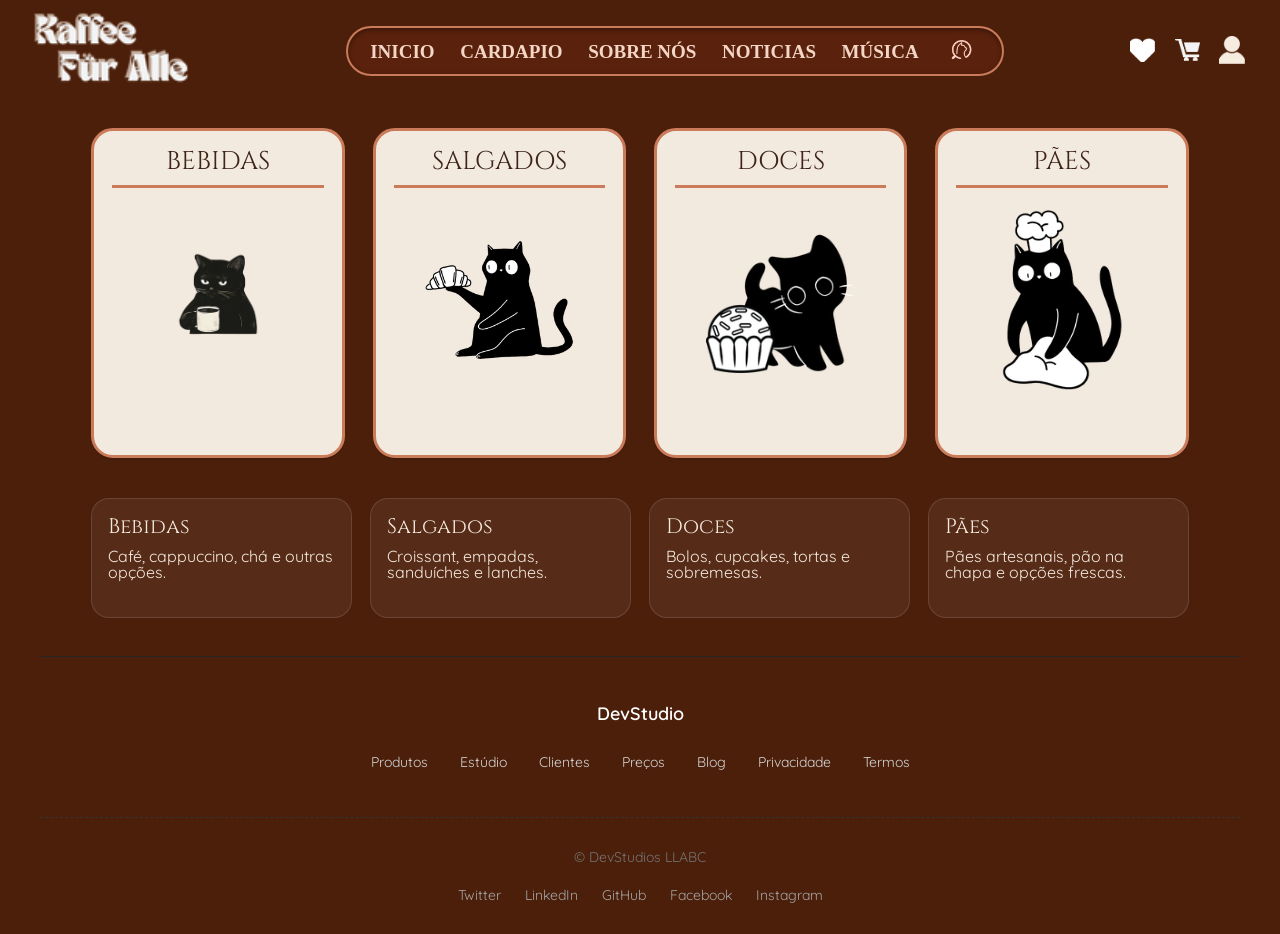
<file: cardapio.html>
<!DOCTYPE html>
<html lang="pt-BR">
<head>
  <meta charset="UTF-8" />
  <meta name="viewport" content="width=device-width, initial-scale=1.0" />
  <title>Kaffee Für Alle</title>
  
  <link rel="preconnect" href="https://fonts.googleapis.com">
  <link rel="preconnect" href="https://fonts.gstatic.com" crossorigin>
  <link href="https://fonts.googleapis.com/css2?family=Cinzel:wght@600;700;800&family=Quicksand:wght@400;500;700&display=swap" rel="stylesheet">
  <link rel="stylesheet" href="css/reset.css">
  <link rel="stylesheet" href="css/main.css" />
</head>
<body>
  <header class="cabecalho">
      <!-- Logo -->
      <div class="logo">
          <img src="logs/Kaffee Für Alle hb.png" alt="Kaffee Für Alle Logo">
      </div>

      <!-- Menu de Navegação em Pílula -->
      <nav class="menu">
          <a href="index.html">INICIO</a>
          <a href="cardapio.html">CARDAPIO</a>
          <a href="#">SOBRE NÓS</a>
          <a href="noticias.html">NOTICIAS</a>
          <a href="musica.html">MÚSICA</a>

          <!-- Barra de Pesquisa -->
          <div class="BarraPesquisa">
              <input type="text" class="texto" placeholder="pesquisa">
              <button class="botao">
                  <img class="abrir" src="logs/icone de pesquisa.png" alt="Pesquisar">
              </button>
          </div>
      </nav>

      <!-- Ícones do Lado Direito -->
      <div class="icones">
          <a href="#"><img src="logs/cora.png" alt="Favoritos"></a>
          <a href="#"><img src="logs/carrinho.png" alt="Carrinho"></a>
          <a href="cadastro/cadastro.php"><img src="logs/perfil.png" alt="Perfil"></a>
      </div>
  </header>


  <!-- CONTEÚDO PRINCIPAL -->
  <main class="conteudo">
    <a class="card" href="produtoCardapio/bebidas.html">
      <h2>BEBIDAS</h2>
      <div class="ilustra ilustra-bebidas"></div>
    </a>

    <a class="card" href="produtoCardapio/salgados.html">
      <h2>SALGADOS</h2>
      <div class="ilustra ilustra-salgados"></div>
    </a>

    <a class="card" href="produtoCardapio/doces.html">
      <h2>DOCES</h2>
      <div class="ilustra ilustra-doces"></div>
    </a>

    <a class="card" href="produtoCardapio/paes.html">
      <h2>PÃES</h2>
      <div class="ilustra ilustra-paes"></div>
    </a>
  </main>

  <!-- CATEGORIAS -->
  <section class="categorias">
    <a href="produtoCardapio/refrigerantes.html">
      <article>
        <h3>Bebidas</h3>
        <p>Café, cappuccino, chá e outras opções.</p>
      </article>
    </a>

    <a href="produtoCardapio/salgados.html">
      <article>
        <h3>Salgados</h3>
        <p>Croissant, empadas, sanduíches e lanches.</p>
      </article>
    </a>

    <a href="produtoCardapio/doces.html">
      <article>
        <h3>Doces</h3>
        <p>Bolos, cupcakes, tortas e sobremesas.</p>
      </article>
    </a>

    <a href="produtoCardapio/paes.html">
      <article>
        <h3>Pães</h3>
        <p>Pães artesanais, pão na chapa e opções frescas.</p>
      </article>
    </a>
  </section>

  <!-- FOOTER -->
  <footer class="footer">
    <div class="footer-inner">
      <div class="divider"></div>

      <div class="brand-block">
        <span class="brand-name">DevStudio</span>
        <nav class="nav" id="footer-nav"></nav>
      </div>

      <div class="divider-dashed"></div>

      <div class="bottom">
        <p class="copyright">© DevStudios LLABC</p>
        <div class="socials" id="footer-socials"></div>
      </div>
    </div>
  </footer>

  <script src="js/cardapio.js"></script>
</body>
</html>
</file>
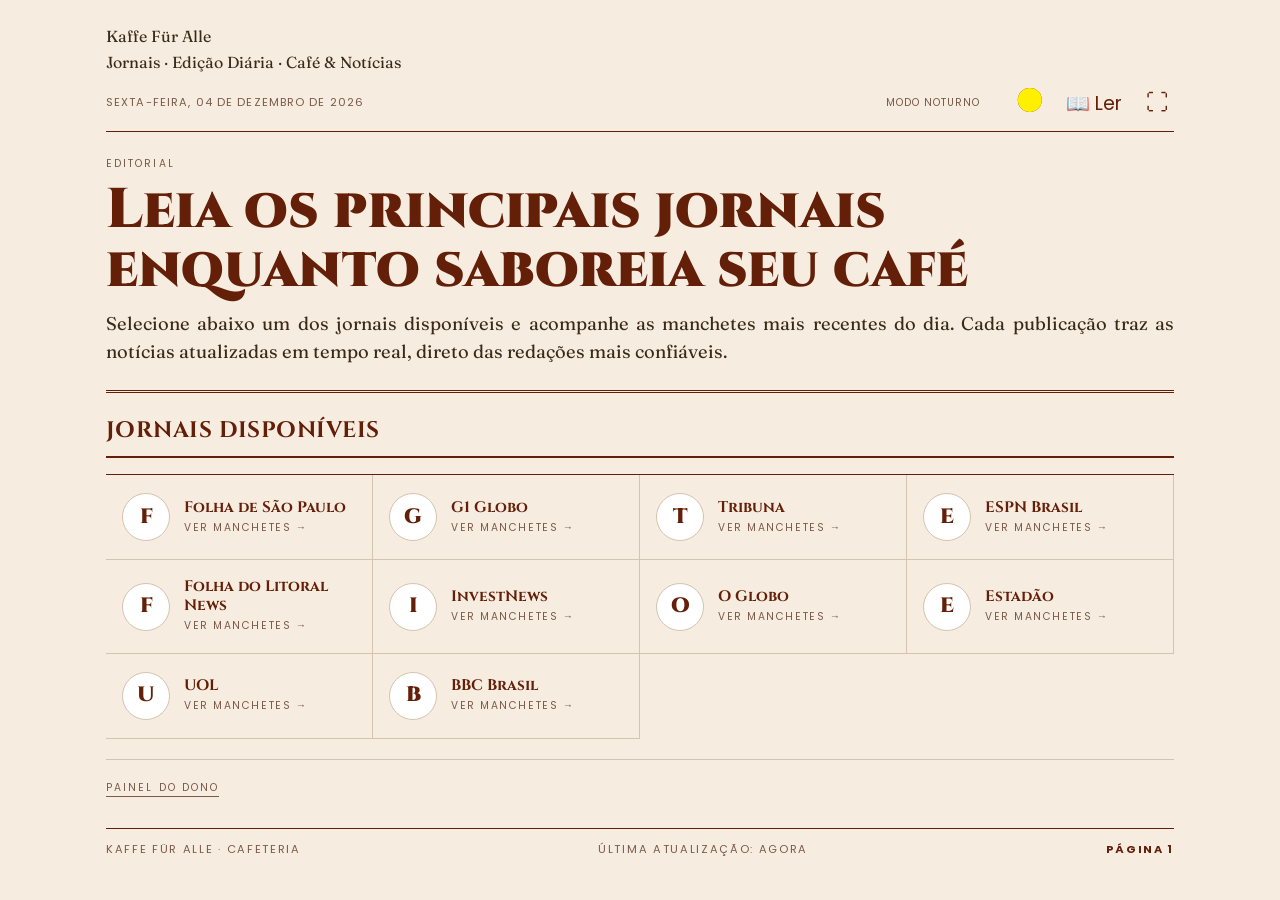
<file: noticias.html>
<!DOCTYPE html>
<!--
  ============================================================
  KAFFE FÜR ALLE — Leitor de Jornais
  Versão completa com:
    - Modo claro/escuro (switch)
    - Modo leitura (persistente)
    - Tela cheia nativa (fullscreen)
    - Busca com autocomplete
    - Text-to-Speech
    - Painel administrativo
    - Comentários didáticos em todas as linhas
  ============================================================
-->
<html lang="pt-BR">
<head>
  <!-- Metadados básicos da página -->
  <meta charset="UTF-8" />                    <!-- Define codificação UTF-8 para caracteres especiais -->
  <meta name="viewport" content="width=device-width, initial-scale=1" /> <!-- Responsividade em dispositivos móveis -->
  <title>Kaffe Für Alle — Jornais</title>    <!-- Título que aparece na aba do navegador -->

  <!-- Importação de fontes do Google: Cinzel (títulos), Fraunces (texto), Poppins (metadados) -->
  <link href="https://fonts.googleapis.com/css2?family=Cinzel:wght@400;700;900&family=Fraunces:wght@400;700;900&family=Poppins:wght@400;500;700&display=swap" rel="stylesheet" />

  <!-- Início do CSS (estilos) -->
  <style>
    /* ============================================================
       CSS — TEMA CAFETERIA com suporte para modo noturno e leitura
       As cores principais são #631f08 (marrom) e #f7ece0 (bege)
       ============================================================ */

    /* Definição da fonte 'TAM NINBUS' (fallback local) - usada nos títulos principais */
    @font-face {
      font-family: 'TAM NINBUS';             /* Nome da fonte que usaremos no CSS */
      src: local('TAM NINBUS'), local('TAMNINBUS'), url('[data-uri]') format('woff2');
      /* Se o arquivo não estiver disponível, usa uma fonte local ou um dummy (fallback) */
      font-weight: 700;                      /* Peso da fonte (negrito) */
    }

    /* Variáveis CSS (custom properties) para o tema claro */
    :root {
      --papel:    #f7ece0;   /* Cor de fundo principal (bege claro) */
      --papel2:   #ede0d0;   /* Bege um pouco mais escuro (para hover, bordas) */
      --tinta:    #631f08;   /* Cor principal de destaque (marrom café) */
      --tinta2:   #3a2a1a;   /* Cor do texto principal (marrom suave) */
      --tinta3:   #7a5a4a;   /* Cor para metadados e textos secundários (marrom claro) */
      --linha:    #631f08;   /* Cor das linhas de separação (bordas) */
      --caixa:    #d4c4b0;   /* Cor para placeholders e elementos neutros */
      --fundo-btn: #631f08;  /* Cor de fundo dos botões principais */
      --texto-btn: #f7ece0;  /* Cor do texto dos botões */
      --sombra:   rgba(99, 31, 8, 0.2); /* Sombra com transparência marrom */
    }

    /* Tema noturno (escuro) - sobrescreve as variáveis quando o body tem a classe 'modo-noturno' */
    body.modo-noturno {
      --papel:    #1a0e08;   /* Fundo escuro (quase preto) */
      --papel2:   #2a1a12;   /* Fundo um pouco mais claro para contrastar */
      --tinta:    #f7ece0;   /* Destaques em bege (inverte) */
      --tinta2:   #e8dccc;   /* Texto principal claro */
      --tinta3:   #b09888;   /* Metadados em tom mais suave */
      --linha:    #f7ece0;   /* Linhas em bege */
      --caixa:    #3a2a1a;   /* Elementos neutros escuros */
      --fundo-btn: #f7ece0;  /* Fundo dos botões claro */
      --texto-btn: #631f08;  /* Texto dos botões escuro (marrom) */
      --sombra:   rgba(247, 236, 224, 0.2); /* Sombra clara */
    }

    /* Reset básico: remove margens e paddings padrão, define box-sizing como border-box */
    * { margin: 0; padding: 0; box-sizing: border-box; }

    /* Estilos do corpo da página */
    body {
      background: var(--papel);               /* Fundo definido pela variável (claro ou escuro) */
      color: var(--tinta2);                  /* Cor do texto principal */
      font-family: 'Fraunces', Georgia, serif; /* Fonte serifada para corpo de texto (estilo jornal) */
      line-height: 1.6;                      /* Espaçamento entre linhas para melhor leitura */
      transition: background 0.3s, color 0.3s; /* Transição suave ao mudar de tema */
    }

    /* Links herdam a cor do texto e não têm sublinhado */
    a { color: inherit; text-decoration: none; }
    /* Imagens ocupam 100% da largura do container, sem distorção */
    img { max-width: 100%; display: block; }

    /* Container principal que centraliza o conteúdo com largura máxima de 1100px */
    .container { max-width: 1100px; margin: 0 auto; padding: 24px 16px; }

    /* ===== MODO LEITURA ===== */
    /* Quando o body tem a classe 'modo-leitura', escondemos elementos que não são o conteúdo principal */
    body.modo-leitura .masthead,          /* Cabeçalho principal */
    body.modo-leitura .barra-info,        /* Barra com data e botões */
    body.modo-leitura .rodape,            /* Rodapé */
    body.modo-leitura .link-admin,        /* Link para o painel */
    body.modo-leitura .secao > h2,        /* Títulos das seções (ex: "Mais Manchetes") */
    body.modo-leitura .filtro-busca,      /* Campo de busca */
    body.modo-leitura .controls,          /* Controles de áudio */
    body.modo-leitura .btn,               /* Botões em geral */
    body.modo-leitura .back-btn,          /* Botão voltar */
    body.modo-leitura .voltar,            /* Link voltar */
    body.modo-leitura .like-row,          /* Linha de curtir */
    body.modo-leitura .tts-controls {     /* Controles de texto-para-fala */
      display: none !important;           /* Força a ocultação com !important para garantir */
    }

    /* No modo leitura, a manchete principal e a lista de notícias ficam centralizadas e com largura confortável */
    body.modo-leitura .lead,
    body.modo-leitura .secao {
      max-width: 700px;                  /* Largura máxima para leitura confortável */
      margin: 0 auto;                   /* Centraliza horizontalmente */
      border: none;                     /* Remove bordas extras */
      padding: 20px 0;
    }
    /* As colunas viram uma única coluna (sem quebra em múltiplas colunas) */
    body.modo-leitura .colunas {
      column-count: 1;                  /* Apenas uma coluna */
      column-rule: none;                /* Remove a linha separadora entre colunas */
    }
    /* Estilos para aumentar o tamanho da fonte e melhorar a legibilidade */
    body.modo-leitura .materia {
      border-bottom: 1px solid var(--caixa);
      padding-bottom: 20px;
      margin-bottom: 20px;
    }
    body.modo-leitura .lead h1 {
      font-size: 2.8rem;               /* Título maior */
    }
    body.modo-leitura .lead .resumo {
      font-size: 1.3rem;
    }
    body.modo-leitura .materia h3 {
      font-size: 1.6rem;
    }
    body.modo-leitura .materia p {
      font-size: 1.15rem;
    }

    /* ============================================================
       BARRA DE INFO (com switch noturno + botões modo leitura e fullscreen)
       ============================================================ */
    .barra-info {
      display: flex;                     /* Usa flexbox para alinhar itens */
      justify-content: space-between;    /* Espaço entre os lados esquerdo e direito */
      align-items: center;              /* Centraliza verticalmente */
      flex-wrap: wrap;                 /* Permite quebra de linha em telas pequenas */
      gap: 8px;                        /* Espaçamento entre os itens */
      font-family: 'Poppins', sans-serif; /* Fonte sem serifa para essa área */
      font-size: 0.7rem;
      text-transform: uppercase;        /* Tudo em maiúsculas */
      letter-spacing: 0.1em;           /* Espaçamento entre letras */
      color: var(--tinta3);             /* Cor definida pelas variáveis */
      padding: 8px 0;
      border-bottom: 1px solid var(--linha); /* Linha separadora */
    }

    /* Wrapper para o switch (modo noturno) e seu rótulo */
    .switch-wrapper {
      display: flex;
      align-items: center;
      gap: 8px;
    }
    /* Rótulo "Modo noturno" */
    .switch-label {
      font-family: 'Poppins', sans-serif;
      font-size: 0.65rem;
      letter-spacing: 0.1em;
      color: var(--tinta3);
    }
    /* Switch estilizado (Uiverse) */
    .switch {
      font-size: 17px;                 /* Tamanho base do switch */
      position: relative;              /* Para posicionar o slider interno */
      display: inline-block;
      width: 3.5em;                   /* Largura total do switch */
      height: 2em;                    /* Altura total */
    }
    /* Esconde o checkbox nativo */
    .switch input {
      opacity: 0;
      width: 0;
      height: 0;
    }
    /* O slider (parte que desliza) */
    .slider-toggle {
      --background: #631f08;           /* Cor de fundo do slider no modo claro */
      position: absolute;
      cursor: pointer;
      top: 0;
      left: 0;
      right: 0;
      bottom: 0;
      background-color: var(--background);
      transition: .5s;                 /* Transição suave */
      border-radius: 30px;             /* Bordas arredondadas */
    }
    /* O círculo interno (que parece uma lua/sol) */
    .slider-toggle:before {
      position: absolute;
      content: "";
      height: 1.4em;
      width: 1.4em;
      border-radius: 50%;              /* Forma circular */
      left: 10%;                      /* Posiciona à esquerda */
      bottom: 15%;
      box-shadow: inset 8px -4px 0px 0px #fff000; /* Simula um sol (amarelo) */
      background: var(--background);   /* Mesma cor do fundo */
      transition: .5s;                 /* Transição suave */
    }
    /* Quando o checkbox está marcado (modo noturno ativado) */
    input:checked + .slider-toggle {
      background-color: #f7ece0;       /* Fundo do slider fica bege */
    }
    /* O círculo se move para a direita e muda a sombra para simular uma lua */
    input:checked + .slider-toggle:before {
      transform: translateX(100%);     /* Move para o lado direito */
      box-shadow: inset 15px -4px 0px 15px #fff000; /* Sombra que parece lua cheia */
    }
    /* No modo noturno, as cores do switch se invertem para combinar com o tema */
    body.modo-noturno .slider-toggle {
      --background: #f7ece0;           /* Fundo claro no modo noturno */
    }
    body.modo-noturno input:checked + .slider-toggle {
      background-color: #631f08;       /* Fundo escuro quando ativado no modo noturno */
    }

    /* Container para os botões de ação (switch + modo leitura + fullscreen) */
    .acoes {
      display: flex;
      align-items: center;
      gap: 12px;
    }

    /* Botões com ícones (modo leitura, fullscreen) */
    .btn-icone {
      background: transparent;
      border: none;
      font-size: 1.2rem;
      cursor: pointer;
      color: var(--tinta);
      padding: 4px 6px;
      border-radius: 0;
      transition: 0.2s;
      font-family: 'Poppins', sans-serif;
    }
    .btn-icone:hover {
      background: var(--tinta);        /* Fundo escuro ao passar o mouse */
      color: var(--papel);             /* Texto claro */
    }

    /* Botão específico para fullscreen (ícone maior) */
    .btn-fullscreen {
      font-size: 1.4rem;
      background: transparent;
      border: none;
      cursor: pointer;
      color: var(--tinta);
      padding: 4px 6px;
      transition: 0.2s;
    }
    .btn-fullscreen:hover {
      background: var(--tinta);
      color: var(--papel);
    }

    /* ============================================================
       GRID DE COLUNAS (para as matérias)
       ============================================================ */
    .colunas {
      column-count: 3;                  /* Três colunas (estilo jornal) */
      column-gap: 28px;                /* Espaço entre colunas */
      column-rule: 1px solid var(--caixa); /* Linha separadora entre colunas */
    }
    .colunas-2 {
      column-count: 2;                  /* Duas colunas (usado em algumas situações) */
      column-gap: 28px;
      column-rule: 1px solid var(--caixa);
    }
    /* Em telas menores que 768px, as colunas viram uma única coluna */
    @media (max-width: 768px) {
      .colunas, .colunas-2 {
        column-count: 1;
      }
    }

    /* Cada seção (bloco de conteúdo) */
    .secao {
      padding: 20px 0;
      border-bottom: 1px solid var(--caixa);
    }
    .secao:last-child {
      border-bottom: none;              /* Última seção não tem borda inferior */
    }
    /* Título da seção (estilo jornal) */
    .secao h2 {
      font-family: 'Cinzel', serif;
      font-size: 1.4rem;
      font-weight: 700;
      text-transform: uppercase;
      letter-spacing: 0.02em;
      color: var(--tinta);
      margin-bottom: 16px;
      padding-bottom: 8px;
      border-bottom: 2px solid var(--tinta);
    }

    /* Manchete principal (lead) */
    .lead {
      padding: 24px 0;
      border-bottom: 3px double var(--linha); /* Linha dupla para destaque */
    }
    .lead .categoria {
      font-family: 'Poppins', sans-serif;
      font-size: 0.65rem;
      letter-spacing: 0.2em;
      text-transform: uppercase;
      color: var(--tinta3);
      margin-bottom: 8px;
    }
    .lead h1 {
      font-family: 'TAM NINBUS', 'Cinzel', 'Playfair Display', serif;
      font-size: clamp(2rem, 5vw, 3.5rem); /* Tamanho responsivo */
      font-weight: 900;
      line-height: 1.05;
      color: var(--tinta);
      margin-bottom: 12px;
    }
    .lead .resumo {
      font-family: 'Fraunces', serif;
      font-size: 1.15rem;
      line-height: 1.5;
      color: var(--tinta2);
      text-align: justify;              /* Texto justificado */
    }

    /* Matéria (cada notícia na lista) */
    .materia {
      break-inside: avoid;              /* Evita que a matéria seja quebrada entre colunas */
      margin-bottom: 20px;
      padding-bottom: 16px;
      border-bottom: 1px solid var(--caixa);
    }
    .materia:last-child {
      border-bottom: none;
    }
    .materia h3 {
      font-family: 'Cinzel', serif;
      font-size: 1.25rem;
      font-weight: 700;
      line-height: 1.2;
      color: var(--tinta);
      margin-bottom: 8px;
    }
    .materia p {
      font-family: 'Fraunces', serif;
      font-size: 0.95rem;
      line-height: 1.6;
      color: var(--tinta2);
      text-align: justify;
    }
    .materia .meta {
      font-family: 'Poppins', sans-serif;
      font-size: 0.65rem;
      letter-spacing: 0.15em;
      text-transform: uppercase;
      color: var(--tinta3);
      margin-top: 8px;
    }
    /* Link que envolve a matéria (para abrir a notícia original) */
    .materia-link {
      display: block;
      transition: background 0.15s;
      padding: 4px 0;
    }
    .materia-link:hover {
      background: var(--papel2);         /* Fundo mais escuro ao passar o mouse */
    }

    /* ============================================================
       CARDS DE JORNAIS (lista na página inicial)
       ============================================================ */
    .grid-jornais {
      display: grid;
      grid-template-columns: repeat(auto-fill, minmax(220px, 1fr)); /* Grid responsivo */
      gap: 0;
      border-top: 1px solid var(--linha);
    }
    .card-jornal {
      display: flex;
      align-items: center;
      gap: 14px;
      padding: 18px 16px;
      border-bottom: 1px solid var(--caixa);
      border-right: 1px solid var(--caixa);
      cursor: pointer;
      transition: background 0.15s, transform 0.1s, box-shadow 0.1s;
      background: var(--papel);
    }
    .card-jornal:hover {
      background: var(--papel2);
    }
    /* Efeito de clique (active) - dá um feedback visual */
    .card-jornal:active {
      transform: scale(0.97);            /* Reduz ligeiramente o tamanho */
      background: var(--caixa);
      box-shadow: inset 0 0 0 2px var(--tinta);
    }
    /* Logo do jornal (círculo) */
    .card-jornal .logo {
      width: 48px; height: 48px;
      border-radius: 50%;
      background: #fff;
      border: 1px solid var(--caixa);
      overflow: hidden;
      display: grid;
      place-items: center;
      flex: 0 0 auto;
      font-family: 'Cinzel', serif;
      font-weight: 900;
      font-size: 1.3rem;
      color: var(--tinta);
    }
    .card-jornal .logo img {
      width: 100%; height: 100%; object-fit: cover;
    }
    .card-jornal .nome {
      font-family: 'Cinzel', serif;
      font-weight: 700;
      font-size: 0.95rem;
      color: var(--tinta);
      line-height: 1.2;
    }
    .card-jornal .cta {
      font-family: 'Poppins', sans-serif;
      font-size: 0.65rem;
      letter-spacing: 0.15em;
      text-transform: uppercase;
      color: var(--tinta3);
      margin-top: 3px;
    }

    /* Botão voltar (estilo link) */
    .voltar {
      display: inline-flex;
      align-items: center;
      gap: 6px;
      font-family: 'Poppins', sans-serif;
      font-size: 0.7rem;
      text-transform: uppercase;
      letter-spacing: 0.15em;
      color: var(--tinta3);
      padding: 12px 0;
      cursor: pointer;
      background: transparent;
      border: none;
    }
    .voltar:hover { color: var(--tinta); }

    /* Esqueletos (skeleton) para carregamento */
    .skeleton {
      height: 60px;
      margin-bottom: 16px;
      background: var(--caixa);
      animation: pulse 1.5s infinite ease-in-out;
    }
    @keyframes pulse {
      0%, 100% { opacity: 0.6; }
      50%      { opacity: 1; }
    }

    /* Aviso (ex: erro ou mensagem informativa) */
    .aviso {
      background: var(--papel2);
      border-left: 3px solid var(--tinta);
      padding: 14px 16px;
      font-family: 'Fraunces', serif;
      font-style: italic;
      color: var(--tinta2);
      margin: 16px 0;
    }

    /* Rodapé */
    .rodape {
      border-top: 1px solid var(--linha);
      margin-top: 30px;
      padding: 12px 0;
      display: flex;
      justify-content: space-between;
      align-items: center;
      flex-wrap: wrap;
      gap: 8px;
      font-family: 'Poppins', sans-serif;
      font-size: 0.7rem;
      text-transform: uppercase;
      letter-spacing: 0.15em;
      color: var(--tinta3);
    }
    .rodape .pagina { font-weight: 700; color: var(--tinta); }
    .rodape .atualizacao { font-weight: 400; color: var(--tinta3); }

    /* Link para o painel administrativo */
    .link-admin {
      display: inline-block;
      margin-top: 20px;
      font-family: 'Poppins', sans-serif;
      font-size: 0.65rem;
      letter-spacing: 0.2em;
      text-transform: uppercase;
      color: var(--tinta3);
      border-bottom: 1px solid var(--tinta3);
      cursor: pointer;
    }
    .link-admin:hover { color: var(--tinta); border-color: var(--tinta); }

    /* ============================================================
       PAINEL ADMIN (gerenciar jornais)
       ============================================================ */
    .painel-titulo {
      font-family: 'TAM NINBUS', 'Cinzel', serif;
      font-size: 2rem;
      font-weight: 900;
      text-transform: uppercase;
      color: var(--tinta);
      margin-bottom: 4px;
    }
    .painel-topo {
      display: flex;
      justify-content: space-between;
      align-items: center;
      flex-wrap: wrap;
      gap: 10px;
      padding-bottom: 12px;
      border-bottom: 3px double var(--linha);
    }
    /* Formulário do admin */
    form.admin-form { display: grid; gap: 14px; margin-top: 20px; }
    label {
      display: block;
      font-family: 'Poppins', sans-serif;
      font-size: 0.65rem;
      text-transform: uppercase;
      letter-spacing: 0.15em;
      color: var(--tinta3);
      margin-bottom: 6px;
    }
    input, textarea {
      width: 100%;
      padding: 10px 12px;
      background: #fff;
      color: var(--tinta2);
      border: 1px solid var(--caixa);
      border-radius: 0;
      font-family: 'Fraunces', serif;
      font-size: 0.95rem;
      outline: none;
      transition: border 0.2s;
    }
    input:focus { border-color: var(--tinta); }
    .linha-form { display: grid; gap: 14px; }
    @media (min-width: 640px) { .linha-form.duas { grid-template-columns: 1fr 1fr; } }

    /* Botão padrão */
    .btn {
      display: inline-flex;
      align-items: center;
      gap: 8px;
      padding: 10px 20px;
      border: 1px solid var(--tinta);
      background: transparent;
      color: var(--tinta);
      font-family: 'Poppins', sans-serif;
      font-size: 0.7rem;
      text-transform: uppercase;
      letter-spacing: 0.15em;
      cursor: pointer;
      border-radius: 0;
      transition: all 0.15s;
    }
    .btn:hover { background: var(--tinta); color: var(--papel); }
    .btn.solid { background: var(--tinta); color: var(--papel); border-color: var(--tinta); }
    .btn.solid:hover { background: transparent; color: var(--tinta); }

    /* Lista de jornais no admin */
    .lista-admin { display: grid; gap: 0; margin-top: 20px; border-top: 1px solid var(--linha); }
    .item-admin {
      display: flex;
      align-items: center;
      gap: 14px;
      padding: 16px;
      border-bottom: 1px solid var(--caixa);
    }
    .item-admin .logo-mini {
      width: 44px; height: 44px;
      border-radius: 50%;
      background: #fff;
      border: 1px solid var(--caixa);
      display: grid;
      place-items: center;
      overflow: hidden;
      flex: 0 0 auto;
      font-family: 'Cinzel', serif;
      font-weight: 900;
      color: var(--tinta);
    }
    .item-admin .logo-mini img { width: 100%; height: 100%; object-fit: cover; }
    .item-admin .info { flex: 1; min-width: 0; }
    .item-admin .info .n { font-family: 'Cinzel', serif; font-weight: 700; color: var(--tinta); }
    .item-admin .info .s { font-family: 'Fraunces', serif; font-size: 0.8rem; color: var(--tinta3); word-break: break-all; }
    .item-admin .info .l { font-family: 'Poppins', sans-serif; font-size: 0.65rem; color: var(--tinta3); margin-top: 2px; word-break: break-all; }
    /* Botão remover (X) */
    .btn-remover {
      background: transparent;
      border: 1px solid var(--caixa);
      width: 34px; height: 34px;
      display: grid;
      place-items: center;
      cursor: pointer;
      color: var(--tinta3);
      font-size: 1rem;
      border-radius: 0;
      transition: 0.2s;
    }
    .btn-remover:hover { background: var(--tinta); color: var(--papel); border-color: var(--tinta); }

    /* Dica (texto informativo) */
    .dica {
      font-family: 'Fraunces', serif;
      font-style: italic;
      font-size: 0.85rem;
      color: var(--tinta3);
    }

    /* ============================================================
       FILTRO DE BUSCA com autocomplete
       ============================================================ */
    .filtro-busca {
      display: flex;
      gap: 12px;
      align-items: center;
      flex-wrap: wrap;
      margin-bottom: 20px;
      position: relative; /* Para posicionar a lista de sugestões */
    }
    .filtro-busca input {
      flex: 1;
      min-width: 200px;
      padding: 8px 12px;
      border: 1px solid var(--caixa);
      background: var(--papel);
      color: var(--tinta2);
      font-family: 'Fraunces', serif;
      font-size: 0.9rem;
      border-radius: 0;
    }
    .filtro-busca input:focus {
      border-color: var(--tinta);
    }
    .filtro-busca .btn {
      padding: 8px 16px;
    }

    /* Container das sugestões (autocomplete) - aparece abaixo do input */
    .autocomplete-suggestions {
      position: absolute;
      top: 100%; /* Logo abaixo do input */
      left: 0;
      right: 0;
      background: var(--papel);
      border: 1px solid var(--caixa);
      border-top: none;
      max-height: 200px;
      overflow-y: auto;
      z-index: 10;
      display: none; /* Escondido por padrão */
      box-shadow: 0 4px 8px var(--sombra);
    }
    /* Quando tem a classe 'show', fica visível */
    .autocomplete-suggestions.show {
      display: block;
    }
    /* Cada item de sugestão */
    .autocomplete-suggestions .suggestion {
      padding: 8px 12px;
      cursor: pointer;
      font-family: 'Fraunces', serif;
      font-size: 0.9rem;
      color: var(--tinta2);
      transition: background 0.15s;
    }
    .autocomplete-suggestions .suggestion:hover {
      background: var(--papel2);
    }

    /* ============================================================
       CONTROLES DO TEXT-TO-SPEECH
       ============================================================ */
    .tts-controls {
      display: flex;
      align-items: center;
      gap: 12px;
      margin-top: 10px;
      flex-wrap: wrap;
    }
    .tts-controls button {
      background: transparent;
      border: 1px solid var(--tinta);
      padding: 6px 12px;
      border-radius: 0;
      cursor: pointer;
      color: var(--tinta);
      font-family: 'Poppins', sans-serif;
      font-size: 0.7rem;
      text-transform: uppercase;
      transition: 0.2s;
    }
    .tts-controls button:hover {
      background: var(--tinta);
      color: var(--papel);
    }
    /* Slider para velocidade da fala */
    .tts-controls input[type="range"] {
      width: 80px;
      -webkit-appearance: none;
      appearance: none;
      height: 4px;
      background: var(--caixa);
    }
    .tts-controls input[type="range"]::-webkit-slider-thumb {
      -webkit-appearance: none;
      appearance: none;
      width: 10px;
      height: 10px;
      border-radius: 50%;
      background: var(--tinta);
      cursor: pointer;
    }
    .tts-controls span {
      font-size: 0.7rem;
      color: var(--tinta3);
    }

    /* ============================================================
       ACESSIBILIDADE: foco visível para navegação por teclado
       ============================================================ */
    :focus-visible {
      outline: 2px solid var(--tinta);
      outline-offset: 2px;
    }
  </style>
  <!-- Fim do CSS -->
</head>

<body>
  <!-- Container principal onde o JavaScript vai injetar o conteúdo -->
  <div class="container" id="app" role="main"></div>

  <!-- Início do JavaScript -->
  <script>
    /* ============================================================
       MÓDULOS LÓGICOS (cada módulo tem uma responsabilidade)
       Essa estrutura ajuda a organizar o código e facilita a manutenção.
       ============================================================ */

    // ---------- Módulo de Dados (gerencia localStorage e dados dos jornais) ----------
    const DataModule = (function() {
      // Chaves usadas no localStorage
      const CHAVE_JORNAIS = 'cafe_jornais';  // Chave para salvar a lista de jornais
      const CHAVE_SENHA   = 'cafe_senha';    // Chave para salvar a senha do admin
      const CHAVE_SESSAO  = 'cafe_sessao';   // Chave para controle de sessão (login)
      const SENHA_PADRAO  = 'cafe123';       // Senha padrão caso não haja nenhuma salva

      // Lista de jornais padrão (será usada se não houver dados salvos)
      const JORNAIS_PADRAO = [
        { name: 'Folha de São Paulo',    site: 'https://www.folha.uol.com.br/',       rss: 'https://feeds.folha.uol.com.br/emcimadahora/rss091.xml', logo: '' },
        { name: 'G1 Globo',              site: 'https://g1.globo.com/',               rss: 'https://g1.globo.com/rss/g1/',                           logo: '' },
        { name: 'Tribuna',               site: 'https://tribunapr.com.br/',           rss: 'https://tribunapr.com.br/feed/',                         logo: '' },
        { name: 'ESPN Brasil',           site: 'https://www.espn.com.br/',             rss: 'https://www.espn.com.br/espn/rss/news',                  logo: '' },
        { name: 'Folha do Litoral News', site: 'https://folhadolitoralnews.com.br/',  rss: 'https://folhadolitoralnews.com.br/feed/',               logo: '' },
        { name: 'InvestNews',            site: 'https://investnews.com.br/',          rss: 'https://investnews.com.br/feed/',                        logo: '' },
        { name: 'O Globo',               site: 'https://oglobo.globo.com/',           rss: 'https://oglobo.globo.com/rss/',                          logo: '' },
        { name: 'Estadão',               site: 'https://www.estadao.com.br/',         rss: 'https://www.estadao.com.br/rss/',                        logo: '' },
        { name: 'UOL',                   site: 'https://www.uol.com.br/',             rss: 'https://rss.uol.com.br/xml/noticias.xml',                logo: '' },
        { name: 'BBC Brasil',            site: 'https://www.bbc.com/portuguese',       rss: 'https://feeds.bbci.co.uk/portuguese/rss.xml',             logo: '' },
      ];

      // Função para carregar a lista de jornais do localStorage, ou usar a padrão
      function carregarJornais() {
        try {
          const d = localStorage.getItem(CHAVE_JORNAIS); // Tenta pegar os dados salvos
          if (d) return JSON.parse(d);                   // Se existir, converte de JSON para objeto
        } catch(e) { /* ignora erro de parse */ }
        // Se não houver dados salvos, salva a lista padrão e a retorna
        localStorage.setItem(CHAVE_JORNAIS, JSON.stringify(JORNAIS_PADRAO));
        return JORNAIS_PADRAO;
      }

      // Salva a lista de jornais no localStorage
      function salvarJornais(lista) {
        localStorage.setItem(CHAVE_JORNAIS, JSON.stringify(lista));
      }

      // Obtém a senha atual (se não houver, usa a padrão)
      function obterSenha() {
        return localStorage.getItem(CHAVE_SENHA) || SENHA_PADRAO;
      }

      // Define uma nova senha
      function definirSenha(p) {
        localStorage.setItem(CHAVE_SENHA, p);
      }

      // Verifica se o usuário está logado (sessão ativa)
      function estaLogado() {
        return sessionStorage.getItem(CHAVE_SESSAO) === '1';
      }

      // Tenta fazer login com a senha fornecida
      function fazerLogin(s) {
        if (s === obterSenha()) {
          sessionStorage.setItem(CHAVE_SESSAO, '1'); // Marca sessão como logada
          return true;
        }
        return false;
      }

      // Faz logout (remove a marcação de sessão)
      function fazerLogout() {
        sessionStorage.removeItem(CHAVE_SESSAO);
      }

      // Obtém o ícone (favicon) de um site usando o serviço do Google
      function iconeDoSite(site) {
        try {
          const u = new URL(site); // Tenta criar uma URL válida
          return 'https://www.google.com/s2/favicons?domain=' + u.hostname + '&sz=128';
        } catch(e) {
          return ''; // Se a URL for inválida, retorna vazio
        }
      }

      // Retorna a logo de um jornal (se tiver URL própria, senão usa o ícone do site)
      function logoDoJornal(j) {
        if (j.logo && j.logo.trim()) return j.logo; // Se tem logo definida, usa ela
        return iconeDoSite(j.site);                 // Senão, usa o favicon
      }

      // Exporta as funções públicas do módulo
      return {
        carregarJornais,
        salvarJornais,
        obterSenha,
        definirSenha,
        estaLogado,
        fazerLogin,
        fazerLogout,
        logoDoJornal
      };
    })();

    // ---------- Módulo de API (busca notícias via RSS) ----------
    const ApiModule = (function() {
      // Cache para evitar requisições repetidas (armazena resultados por nome do jornal)
      const cache = new Map();
      // Tempo de vida do cache: 5 minutos (em milissegundos)
      const TTL = 5 * 60 * 1000;

      // Função para limpar HTML de uma string (remove tags e pega apenas texto)
      function limparHTML(t) {
        const d = document.createElement('div');
        d.innerHTML = t;
        return (d.textContent || '').trim();
      }

      // Formata uma data para exibição (ex: "15 de março de 2025, 14:30")
      function formatarData(t) {
        if (!t) return '';
        const d = new Date(t);
        if (isNaN(d)) return t; // Se não for uma data válida, retorna o original
        return d.toLocaleDateString('pt-BR', {
          day: '2-digit',
          month: 'long',
          year: 'numeric',
          hour: '2-digit',
          minute: '2-digit'
        });
      }

      // Função principal para buscar notícias de um jornal
      async function buscarNoticias(jornal) {
        const agora = Date.now();
        // Verifica se já temos dados em cache e se ainda são válidos
        const cached = cache.get(jornal.name);
        if (cached && (agora - cached.timestamp) < TTL) {
          return cached.data; // Retorna dados do cache
        }

        try {
          // Monta a URL da API rss2json com o feed RSS do jornal
          const url = 'https://api.rss2json.com/v1/api.json?rss_url=' + encodeURIComponent(jornal.rss);
          const r = await fetch(url); // Faz a requisição
          if (!r.ok) throw new Error('Erro ' + r.status);
          const dados = await r.json(); // Converte a resposta para JSON
          if (dados.status !== 'ok') throw new Error('Feed com erro');

          // Mapeia os itens do feed para um formato mais simples
          let items = (dados.items || []).map(function(item) {
            return {
              titulo: item.title,
              link:   item.link,
              resumo: limparHTML(item.description || ''),
              data:   item.pubDate,
              dataObj: new Date(item.pubDate) // Cria um objeto Date para ordenação
            };
          });
          // Ordena as notícias da mais nova para a mais antiga (decrescente)
          items.sort(function(a, b) {
            return b.dataObj - a.dataObj;
          });

          const resultado = { items };
          // Armazena no cache com o timestamp atual
          cache.set(jornal.name, { data: resultado, timestamp: agora });
          return resultado;
        } catch(e) {
          // Em caso de erro, retorna um objeto com a mensagem de erro
          return { items: [], erro: 'Não foi possível carregar as notícias de ' + jornal.name };
        }
      }

      // Limpa todo o cache (útil para forçar atualização)
      function limparCache() {
        cache.clear();
      }

      // Exporta as funções públicas
      return {
        buscarNoticias,
        formatarData,
        limparCache
      };
    })();

    // ---------- Módulo de UI (gerencia o estado da interface e renderização) ----------
    const UIModule = (function() {
      // Função utilitária para criar elementos HTML com atributos e filhos
      function el(tag, attrs, ...filhos) {
        const e = document.createElement(tag);
        if (attrs) {
          for (const [k, v] of Object.entries(attrs)) {
            if (k === 'class') {
              e.className = v;                   // Atributo 'class'
            } else if (k.startsWith('on') && typeof v === 'function') {
              // Se começa com 'on', é um evento (ex: onclick)
              e.addEventListener(k.slice(2).toLowerCase(), v);
            } else if (v != null) {
              e.setAttribute(k, v);              // Outros atributos
            }
          }
        }
        // Adiciona os filhos (podem ser elementos ou texto)
        filhos.flat().forEach(function(f) {
          e.append(f && f.nodeType ? f : document.createTextNode(f ?? ''));
        });
        return e;
      }

      // Retorna a data de hoje formatada (ex: "segunda-feira, 10 de março de 2025")
      function dataHoje() {
        return new Date().toLocaleDateString('pt-BR', {
          weekday: 'long',
          day: '2-digit',
          month: 'long',
          year: 'numeric'
        });
      }

      // Referência ao elemento #app no DOM
      let appEl = document.getElementById('app');

      // Estado da aplicação (modo noturno, modo leitura, última atualização)
      let estado = {
        modoNoturno: false,
        modoLeitura: false,
        ultimaAtualizacao: null
      };

      // Alterna o modo noturno (recebe um booleano)
      function toggleModoNoturno(checked) {
        estado.modoNoturno = checked;
        document.body.classList.toggle('modo-noturno', checked);
        localStorage.setItem('cafe_modo_noturno', checked ? '1' : '0');
        // Sincroniza o estado do switch (caso exista no DOM)
        const switchInput = document.getElementById('nightModeSwitch');
        if (switchInput) switchInput.checked = checked;
      }

      // Alterna o modo leitura
      function toggleModoLeitura() {
        estado.modoLeitura = !estado.modoLeitura;
        document.body.classList.toggle('modo-leitura', estado.modoLeitura);
        localStorage.setItem('cafe_modo_leitura', estado.modoLeitura ? '1' : '0');
        // Atualiza o texto do botão (se existir)
        const btn = document.getElementById('leituraBtn');
        if (btn) btn.textContent = estado.modoLeitura ? '📖 Sair' : '📖 Ler';
      }

      // Alterna o modo fullscreen (tela cheia nativa do navegador)
      function toggleFullscreen() {
        if (!document.fullscreenElement) {
          // Se não estiver em tela cheia, tenta ativar
          document.documentElement.requestFullscreen().catch(function(err) {
            alert('Não foi possível entrar em tela cheia: ' + err.message);
          });
        } else {
          // Se estiver, sai da tela cheia
          if (document.exitFullscreen) {
            document.exitFullscreen();
          }
        }
      }

      // Carrega as preferências salvas (modo noturno, modo leitura)
      function carregarPreferencias() {
        if (localStorage.getItem('cafe_modo_noturno') === '1') {
          toggleModoNoturno(true);
        }
        if (localStorage.getItem('cafe_modo_leitura') === '1') {
          estado.modoLeitura = true;
          document.body.classList.add('modo-leitura');
        }
      }

      // Renderiza a barra de informações (data, switch noturno, botões)
      function renderBarraInfo(extraEsquerda, extraDireita) {
        const esquerda = extraEsquerda || el('span', {}, dataHoje());

        // Switch noturno (componente)
        const switchWrapper = el('span', { class: 'switch-wrapper' },
          el('span', { class: 'switch-label' }, 'Modo noturno'),
          el('label', { class: 'switch' },
            el('input', {
              type: 'checkbox',
              id: 'nightModeSwitch',
              checked: estado.modoNoturno,
              onchange: function(e) { toggleModoNoturno(e.target.checked); }
            }),
            el('span', { class: 'slider-toggle' })
          )
        );

        // Botão modo leitura
        const leituraBtn = el('button', {
          class: 'btn-icone',
          id: 'leituraBtn',
          onclick: toggleModoLeitura,
          title: 'Modo leitura sem distrações'
        }, estado.modoLeitura ? '📖 Sair' : '📖 Ler');

        // Botão fullscreen (tela cheia)
        const fullscreenBtn = el('button', {
          class: 'btn-fullscreen',
          onclick: toggleFullscreen,
          title: 'Tela cheia'
        }, '⛶'); // Ícone de tela cheia

        // Agrupa os botões à direita
        const direita = el('span', { class: 'acoes' },
          switchWrapper,
          leituraBtn,
          fullscreenBtn,
          extraDireita || ''
        );

        return el('div', { class: 'barra-info' }, esquerda, direita);
      }

      // Renderiza o rodapé com número da página e hora da última atualização
      function renderRodape(pagina, ultimaAtualizacao) {
        const atual = ultimaAtualizacao || estado.ultimaAtualizacao || 'Agora';
        const textoAtualizacao = 'Última atualização: ' +
          (typeof atual === 'string' ? atual : atual.toLocaleTimeString('pt-BR'));
        return el('div', { class: 'rodape' },
          el('span', {}, 'Kaffe Für Alle · Cafeteria'),
          el('span', { class: 'atualizacao' }, textoAtualizacao),
          el('span', { class: 'pagina' }, 'Página ' + pagina)
        );
      }

      // Exporta as funções e dados públicos
      return {
        el,
        dataHoje,
        renderBarraInfo,
        renderRodape,
        carregarPreferencias,
        estado,
        toggleModoNoturno,
        toggleModoLeitura,
        toggleFullscreen,
        appEl
      };
    })();

    // ---------- Módulo de Roteamento e Telas (aplicação principal) ----------
    const App = (function() {
      // Importa funções e objetos dos outros módulos
      const { el, dataHoje, renderBarraInfo, renderRodape, carregarPreferencias, estado, toggleModoNoturno, toggleModoLeitura, toggleFullscreen } = UIModule;
      const { carregarJornais, salvarJornais, logoDoJornal, estaLogado, fazerLogin, fazerLogout } = DataModule;
      const { buscarNoticias, formatarData, limparCache } = ApiModule;

      // Referência ao elemento #app
      let appEl = document.getElementById('app');
      let ultimaAtualizacao = null;          // Guarda a última vez que as notícias foram carregadas
      let currentNoticias = [];              // Guarda as notícias atuais (para autocomplete e TTS)

      // ---------- ÍNDICE PARA AUTOCOMPLETE ----------
      // Cria um índice de palavras únicas a partir das notícias (para sugestões)
      function criarIndice(noticias) {
        // Função para normalizar texto: remove acentos, minúsculas, remove pontuação
        function normalizar(texto) {
          return texto.normalize('NFD')                 // Decompõe caracteres acentuados
            .replace(/[\u0300-\u036f]/g, '')           // Remove os acentos
            .toLowerCase()
            .replace(/[^a-z0-9 ]/g, ' ');              // Remove pontuação, mantém letras/números/espaços
        }

        // Lista de stopwords (palavras muito comuns que não são úteis para busca)
        const stopwords = new Set([
          'de', 'da', 'do', 'e', 'que', 'com', 'para', 'por', 'uma', 'um',
          'se', 'na', 'no', 'as', 'os', 'a', 'o', 'em', 'por', 'pra'
        ]);

        const palavras = new Set();                     // Usamos Set para evitar duplicatas
        noticias.forEach(function(n) {
          // Junta título e resumo
          const texto = (n.titulo || '') + ' ' + (n.resumo || '');
          const palavrasTexto = normalizar(texto).split(/\s+/);
          palavrasTexto.forEach(function(p) {
            if (p.length > 2 && !stopwords.has(p)) {    // Ignora palavras curtas e stopwords
              palavras.add(p);
            }
          });
        });
        // Retorna um array ordenado alfabeticamente
        return Array.from(palavras).sort();
      }

      // ---------- TEXT-TO-SPEECH ----------
      let utterance = null;      // Objeto da fala atual
      let isSpeaking = false;    // Indica se está falando
      let isPaused = false;      // Indica se está pausado

      // Função para ler uma notícia em voz alta
      function lerNoticia(noticia) {
        // Cancela qualquer fala anterior
        if (window.speechSynthesis) {
          window.speechSynthesis.cancel();
        }

        // Monta o texto (título + resumo)
        const texto = (noticia.titulo || '') + '. ' + (noticia.resumo || '');
        if (!texto.trim()) {
          alert('Não há texto para ler.');
          return;
        }

        // Cria a utterance (fala)
        utterance = new SpeechSynthesisUtterance(texto);
        utterance.lang = 'pt-BR';                          // Idioma português
        utterance.rate = parseFloat(document.getElementById('ttsRate')?.value || 1); // Velocidade
        utterance.pitch = 1;                               // Tom normal
        utterance.volume = 1;                              // Volume máximo

        // Eventos para controlar o estado
        utterance.onstart = function() {
          isSpeaking = true;
          isPaused = false;
          atualizarBotoesTTS();
        };
        utterance.onend = function() {
          isSpeaking = false;
          isPaused = false;
          atualizarBotoesTTS();
        };
        utterance.onpause = function() {
          isPaused = true;
          atualizarBotoesTTS();
        };
        utterance.onresume = function() {
          isPaused = false;
          atualizarBotoesTTS();
        };
        utterance.onerror = function() {
          isSpeaking = false;
          isPaused = false;
          atualizarBotoesTTS();
        };

        window.speechSynthesis.speak(utterance);
        atualizarBotoesTTS();
      }

      // Pausa a fala atual
      function pausarFala() {
        if (window.speechSynthesis && isSpeaking) {
          window.speechSynthesis.pause();
        }
      }

      // Retoma a fala pausada
      function retomarFala() {
        if (window.speechSynthesis && isPaused) {
          window.speechSynthesis.resume();
        }
      }

      // Para completamente a fala
      function pararFala() {
        if (window.speechSynthesis) {
          window.speechSynthesis.cancel();
          isSpeaking = false;
          isPaused = false;
          atualizarBotoesTTS();
        }
      }

      // Atualiza a visibilidade dos botões de TTS (Play, Pause, Stop)
      function atualizarBotoesTTS() {
        const playBtn = document.getElementById('ttsPlay');
        const pauseBtn = document.getElementById('ttsPause');
        const stopBtn = document.getElementById('ttsStop');
        if (playBtn) {
          playBtn.style.display = (isSpeaking && !isPaused) ? 'none' : 'inline-block';
        }
        if (pauseBtn) {
          pauseBtn.style.display = (isSpeaking && !isPaused) ? 'inline-block' : 'none';
        }
        if (stopBtn) {
          stopBtn.style.display = (isSpeaking || isPaused) ? 'inline-block' : 'none';
        }
      }

      // ---------- TELA A: LISTA DE JORNAIS (página inicial) ----------
      function mostrarLista() {
        appEl.innerHTML = '';                            // Limpa o conteúdo anterior
        const jornais = carregarJornais();               // Pega a lista de jornais

        // Cabeçalho (masthead)
        const masthead = el('div', { class: 'masthead' },
          el('div', { class: 'titulo' }, 'Kaffe Für Alle'),
          el('div', { class: 'subtitulo' }, 'Jornais · Edição Diária · Café & Notícias')
        );

        // Barra de informações (data, switch, modo leitura, fullscreen)
        const barra = renderBarraInfo();

        // Manchete principal (lead) com texto de boas-vindas
        const lead = el('div', { class: 'lead' },
          el('div', { class: 'categoria' }, 'Editorial'),
          el('h1', {}, 'Leia os principais jornais enquanto saboreia seu café'),
          el('p', { class: 'resumo' },
            'Selecione abaixo um dos jornais disponíveis e acompanhe as manchetes mais recentes do dia. ' +
            'Cada publicação traz as notícias atualizadas em tempo real, direto das redações mais confiáveis.'
          )
        );

        // Seção com os cards dos jornais
        const secao = el('div', { class: 'secao' },
          el('h2', {}, 'Jornais Disponíveis')
        );
        const grid = el('div', { class: 'grid-jornais' });
        jornais.forEach(function(jornal) {
          // Cada card é um link para a página de manchetes daquele jornal
          const card = el('a', { class: 'card-jornal', href: '#/' + encodeURIComponent(jornal.name), role: 'link' });
          const logo = el('div', { class: 'logo' });
          const img = el('img', { src: logoDoJornal(jornal), alt: 'Logo de ' + jornal.name, loading: 'lazy' });
          img.onerror = function() { logo.textContent = jornal.name.charAt(0); }; // Fallback se a imagem não carregar
          logo.append(img);
          card.append(logo, el('div', {},
            el('div', { class: 'nome' }, jornal.name),
            el('div', { class: 'cta' }, 'Ver manchetes →')
          ));
          grid.append(card);
        });
        secao.append(grid);

        // Link para o painel administrativo
        const linkAdmin = el('a', { class: 'link-admin', href: '#/admin' }, 'Painel do dono');

        // Rodapé
        const rodape = renderRodape('1', ultimaAtualizacao);

        // Monta a página
        appEl.append(masthead, barra, lead, secao, linkAdmin, rodape);
      }

      // ---------- TELA B: MANCHETES DE UM JORNAL (com autocomplete, TTS, modo leitura) ----------
      async function mostrarManchetes(nomeJornal) {
        appEl.innerHTML = '';                            // Limpa a página
        const jornais = carregarJornais();
        // Encontra o jornal pelo nome (vindo da URL)
        const jornal = jornais.find(function(j) { return j.name === nomeJornal; });
        if (!jornal) { location.hash = '#/'; return; }  // Se não encontrar, volta para a lista

        // Cabeçalho menor (com o nome do jornal)
        const masthead = el('div', { class: 'masthead' },
          el('div', { class: 'titulo', style: 'font-size:clamp(2rem,5vw,3.5rem)' }, 'Kaffe Für Alle'),
          el('div', { class: 'subtitulo' }, jornal.name)
        );

        // Botão voltar e barra de info
        const voltarBtn = el('a', { class: 'voltar', href: '#/', style: 'padding:0' }, '← Voltar');
        const barra = renderBarraInfo(voltarBtn);

        appEl.append(masthead, barra);

        // Área da manchete principal (lead)
        const lead = el('div', { class: 'lead' });
        const area = el('div', {});
        // Mostra skeletons enquanto carrega
        area.append(el('div', { class: 'skeleton' }), el('div', { class: 'skeleton' }), el('div', { class: 'skeleton' }));
        lead.append(el('div', { class: 'categoria' }, 'Carregando...'), area);
        appEl.append(lead);

        // Busca as notícias do jornal
        const resultado = await buscarNoticias(jornal);
        ultimaAtualizacao = new Date();                  // Atualiza a hora da última carga
        area.innerHTML = '';                             // Remove os skeletons
        currentNoticias = resultado.items || [];         // Guarda para uso no autocomplete e TTS

        if (!currentNoticias.length) {
          // Se não houver notícias, mostra um aviso
          area.append(el('div', { class: 'aviso' }, resultado.erro || 'Não há notícias agora.'));
        } else {
          // --- LEAD (primeira notícia) ---
          const primeira = currentNoticias[0];
          lead.innerHTML = '';                           // Limpa o lead
          lead.append(
            el('div', { class: 'categoria' }, 'Manchete Principal'),
            el('h1', {}, primeira.titulo || 'Sem título')
          );
          if (primeira.resumo) lead.append(el('p', { class: 'resumo' }, primeira.resumo));
          lead.append(el('div', { class: 'meta', style: 'font-family:Poppins,sans-serif;font-size:0.65rem;letter-spacing:0.15em;text-transform:uppercase;color:var(--tinta3);margin-top:10px' },
            formatarData(primeira.data)
          ));

          // --- Controles de TTS para a manchete principal ---
          const ttsContainer = el('div', { class: 'tts-controls' });
          ttsContainer.append(
            el('button', { id: 'ttsPlay', onclick: function() { lerNoticia(primeira); } }, '▶ Ouvir'),
            el('button', { id: 'ttsPause', onclick: pausarFala, style: 'display:none;' }, '⏸ Pausar'),
            el('button', { id: 'ttsStop', onclick: pararFala, style: 'display:none;' }, '⏹ Parar'),
            el('span', {}, 'Velocidade:'),
            el('input', {
              type: 'range',
              id: 'ttsRate',
              min: '0.5',
              max: '2',
              step: '0.1',
              value: '1',
              oninput: function() {
                if (utterance) utterance.rate = parseFloat(this.value);
              }
            })
          );
          lead.append(ttsContainer);

          // --- Seção "Mais Manchetes" com filtro e autocomplete ---
          const outrasNoticias = currentNoticias.slice(1); // Todas exceto a primeira
          const indice = criarIndice(outrasNoticias);       // Cria o índice de palavras

          // Campo de busca + container de sugestões
          const filtroContainer = el('div', { class: 'filtro-busca' },
            el('input', {
              id: 'filtroNoticias',
              type: 'text',
              placeholder: 'Filtrar notícias por palavra...',
              'aria-label': 'Filtrar notícias',
              autocomplete: 'off' // Desativa o autocomplete nativo do navegador
            }),
            el('button', { class: 'btn', onclick: function() { aplicarFiltro(); } }, 'Buscar'),
            el('div', { class: 'autocomplete-suggestions', id: 'suggestions' })
          );

          const secao = el('div', { class: 'secao' },
            el('h2', {}, 'Mais Manchetes'),
            filtroContainer
          );
          const colunas = el('div', { class: 'colunas', id: 'colunasNoticias' });

          // Função para renderizar as notícias na lista
          function renderizarItems(items) {
            colunas.innerHTML = '';
            items.forEach(function(noticia) {
              const materia = el('a', {
                class: 'materia-link',
                href: noticia.link,
                target: '_blank',
                rel: 'noopener',
                role: 'article'
              });
              const div = el('div', { class: 'materia' });
              // Botão "Ouvir" específico para esta notícia
              const ttsBtn = el('button', {
                class: 'btn',
                style: 'font-size:0.6rem; padding:2px 8px; margin-top:6px;',
                onclick: function(e) {
                  e.preventDefault();
                  e.stopPropagation();
                  lerNoticia(noticia);
                }
              }, '🔊 Ouvir');

              div.append(
                el('h3', {}, noticia.titulo || 'Sem título'),
                noticia.resumo ? el('p', {}, noticia.resumo) : null,
                el('div', { class: 'meta' }, formatarData(noticia.data)),
                ttsBtn
              );
              materia.append(div);
              colunas.append(materia);
            });
          }

          // Função que aplica o filtro com base no termo digitado
          function aplicarFiltro(termo) {
            const input = document.getElementById('filtroNoticias');
            const termoBusca = (termo || input.value).trim().toLowerCase();
            if (!termoBusca) {
              renderizarItems(outrasNoticias);          // Sem filtro, mostra todas
              return;
            }
            // Filtra as notícias que contêm o termo no título ou resumo
            const filtrados = outrasNoticias.filter(function(n) {
              return n.titulo.toLowerCase().includes(termoBusca) ||
                     (n.resumo && n.resumo.toLowerCase().includes(termoBusca));
            });
            renderizarItems(filtrados);
          }

          // ---- AUTCOMPLETE: evento de input no campo de busca ----
          const inputFiltro = document.getElementById('filtroNoticias');
          const suggestionsDiv = document.getElementById('suggestions');

          // Função que mostra as sugestões
          function mostrarSugestoes(texto) {
            const termo = texto.trim().toLowerCase();
            if (!termo) {
              suggestionsDiv.classList.remove('show');
              return;
            }
            // Filtra o índice: palavras que começam com o termo
            const matches = indice.filter(function(palavra) {
              return palavra.startsWith(termo);
            });
            const topMatches = matches.slice(0, 10);   // Limita a 10 sugestões
            if (topMatches.length === 0) {
              suggestionsDiv.classList.remove('show');
              return;
            }
            // Preenche a lista de sugestões
            suggestionsDiv.innerHTML = '';
            topMatches.forEach(function(palavra) {
              const item = el('div', { class: 'suggestion' }, palavra);
              item.addEventListener('click', function() {
                inputFiltro.value = palavra;           // Preenche o campo
                suggestionsDiv.classList.remove('show');
                aplicarFiltro(palavra);                // Aplica o filtro com a palavra escolhida
              });
              suggestionsDiv.append(item);
            });
            suggestionsDiv.classList.add('show');
          }

          // Ao digitar no campo, atualiza as sugestões
          inputFiltro.addEventListener('input', function(e) {
            mostrarSugestoes(this.value);
          });

          // Fecha as sugestões ao clicar fora do campo
          document.addEventListener('click', function(e) {
            if (!e.target.closest('.filtro-busca')) {
              suggestionsDiv.classList.remove('show');
            }
          });

          // Botão para atualizar as notícias (recarrega do feed)
          const btnAtualizar = el('button', {
            class: 'btn',
            onclick: async function() {
              limparCache();                            // Limpa o cache para forçar nova requisição
              const novoResultado = await buscarNoticias(jornal);
              ultimaAtualizacao = new Date();
              mostrarManchetes(nomeJornal);             // Recarrega a tela
            }
          }, '↻ Atualizar notícias');

          // Insere o botão após o título da seção
          secao.querySelector('h2').after(btnAtualizar);
          secao.append(colunas);
          appEl.append(secao);

          // Renderiza inicialmente (sem filtro)
          renderizarItems(outrasNoticias);
        }

        // Rodapé
        const rodape = renderRodape('2', ultimaAtualizacao);
        appEl.append(rodape);
      }

      // ---------- TELA C: PAINEL ADMIN (gerenciar jornais) ----------
      function mostrarPainel() {
        appEl.innerHTML = '';
        if (!estaLogado()) return mostrarLogin();      // Se não estiver logado, mostra tela de login

        const jornais = carregarJornais();
        const masthead = el('div', { class: 'masthead' },
          el('div', { class: 'titulo', style: 'font-size:clamp(2rem,5vw,3.5rem)' }, 'Kaffe Für Alle'),
          el('div', { class: 'subtitulo' }, 'Painel do Dono')
        );
        appEl.append(masthead);

        // Topo do painel com botões
        const topo = el('div', { class: 'painel-topo' },
          el('div', { class: 'painel-titulo' }, 'Gerenciar Jornais'),
          el('div', { style: 'display:flex;gap:10px' },
            el('a', { class: 'btn', href: '#/' }, '← Página pública'),
            el('button', { class: 'btn', onclick: function() { fazerLogout(); window.dispatchEvent(new HashChangeEvent('hashchange')); } }, 'Sair')
          )
        );
        appEl.append(topo);

        // Formulário para adicionar um novo jornal
        appEl.append(el('h2', { style: 'font-family:Cinzel,serif;font-size:1.4rem;font-weight:700;text-transform:uppercase;border-bottom:2px solid var(--tinta);padding-bottom:8px;margin-top:24px' }, 'Adicionar novo jornal'));
        const form = el('form', { class: 'admin-form' });
        const linha1 = el('div', { class: 'linha-form duas' });
        linha1.append(
          el('div', {}, el('label', { for: 'nome' }, 'Nome do jornal'), el('input', { id: 'nome', placeholder: 'ex: O Estado de S. Paulo' })),
          el('div', {}, el('label', { for: 'site' }, 'Site oficial'), el('input', { id: 'site', placeholder: 'https://...' }))
        );
        form.append(linha1);
        form.append(el('div', {}, el('label', { for: 'rss' }, 'URL do feed RSS'), el('input', { id: 'rss', placeholder: 'https://.../feed' })));
        form.append(el('div', {},
          el('label', { for: 'logo' }, 'URL da logo (opcional)'),
          el('input', { id: 'logo', placeholder: 'https://exemplo.com/logo.png' })
        ));
        form.append(el('p', { class: 'dica' }, 'Dica: se não souber a URL da logo, deixe vazio — o site pega o ícone automaticamente.'));
        form.append(el('div', {}, el('button', { type: 'submit', class: 'btn solid' }, '+ Adicionar jornal')));

        // Ao enviar o formulário, salva o novo jornal
        form.addEventListener('submit', function(ev) {
          ev.preventDefault();
          const nome = document.getElementById('nome').value.trim();
          const site = document.getElementById('site').value.trim();
          const rss  = document.getElementById('rss').value.trim();
          const logo = document.getElementById('logo').value.trim();
          if (!nome || !site || !rss) { alert('Preencha nome, site e RSS.'); return; }
          const lista = carregarJornais();
          lista.push({ name: nome, site: site, rss: rss, logo: logo });
          salvarJornais(lista);
          alert('Jornal "' + nome + '" adicionado!');
          mostrarPainel();                               // Recarrega o painel
        });
        appEl.append(form);

        // Lista de jornais já cadastrados (com botão remover)
        appEl.append(el('h2', { style: 'font-family:Cinzel,serif;font-size:1.4rem;font-weight:700;text-transform:uppercase;border-bottom:2px solid var(--tinta);padding-bottom:8px;margin-top:30px' }, 'Jornais cadastrados'));
        const lista = el('div', { class: 'lista-admin' });
        jornais.forEach(function(jornal) {
          const item = el('div', { class: 'item-admin' });
          const logoMini = el('div', { class: 'logo-mini' });
          const img = el('img', { src: logoDoJornal(jornal), alt: 'Logo de ' + jornal.name, loading: 'lazy' });
          img.onerror = function() { logoMini.textContent = jornal.name.charAt(0); };
          logoMini.append(img);
          item.append(logoMini, el('div', { class: 'info' },
            el('div', { class: 'n' }, jornal.name),
            el('div', { class: 's' }, jornal.site),
            el('div', { class: 'l' }, jornal.logo ? 'Logo: ' + jornal.logo : 'Logo: automática')
          ), el('button', { class: 'btn-remover', 'aria-label': 'Remover ' + jornal.name, onclick: function() {
            if (confirm('Remover "' + jornal.name + '"?')) {
              salvarJornais(carregarJornais().filter(function(j) { return j.name !== jornal.name; }));
              mostrarPainel();                           // Recarrega o painel
            }
          } }, '✕'));
          lista.append(item);
        });
        if (!jornais.length) lista.append(el('div', { class: 'aviso' }, 'Nenhum jornal cadastrado.'));
        appEl.append(lista);

        appEl.append(renderRodape('Admin', ultimaAtualizacao));
      }

      // ---------- TELA DE LOGIN (para o painel admin) ----------
      function mostrarLogin() {
        appEl.innerHTML = '';
        const masthead = el('div', { class: 'masthead' },
          el('div', { class: 'titulo', style: 'font-size:clamp(2rem,5vw,3.5rem)' }, 'Kaffe Für Alle'),
          el('div', { class: 'subtitulo' }, 'Entrar no Painel')
        );
        appEl.append(masthead);

        const form = el('form', { class: 'admin-form', style: 'max-width:400px;margin:30px auto' });
        form.append(
          el('div', {}, el('label', { for: 'senha' }, 'Senha do painel'), el('input', { id: 'senha', type: 'password', placeholder: '••••••' })),
          el('button', { type: 'submit', class: 'btn solid' }, 'Entrar')
        );
        form.addEventListener('submit', function(ev) {
          ev.preventDefault();
          if (fazerLogin(document.getElementById('senha').value)) {
            window.dispatchEvent(new HashChangeEvent('hashchange')); // Recarrega a rota
          } else {
            alert('Senha incorreta.');
          }
        });
        appEl.append(form);
        appEl.append(el('p', { class: 'dica', style: 'text-align:center;margin-top:16px' },
          'Senha padrão: ',
          el('code', { style: 'background:var(--papel2);padding:2px 6px;font-family:Poppins,sans-serif' }, 'cafe123')
        ));
        appEl.append(el('div', { style: 'text-align:center;margin-top:20px' },
          el('a', { class: 'btn', href: '#/' }, '← Página pública')
        ));
        setTimeout(function() { document.getElementById('senha')?.focus(); }, 50);
      }

      // ---------- ROTEADOR ----------
      // Lê o hash da URL e decide qual tela mostrar
      function rotear() {
        const hash = location.hash || '#/';
        if (hash.startsWith('#/admin')) {
          mostrarPainel();                               // Painel administrativo
        } else if (hash !== '#/' && hash !== '') {
          const nome = decodeURIComponent(hash.replace('#/', ''));
          mostrarManchetes(nome);                        // Página de manchetes de um jornal
        } else {
          mostrarLista();                                // Página inicial (lista de jornais)
        }
      }

      // ---------- INICIALIZAÇÃO ----------
      function init() {
        carregarPreferencias();                          // Carrega preferências de tema
        window.addEventListener('hashchange', rotear);   // Escuta mudanças na URL
        rotear();                                        // Renderiza a tela inicial
      }

      // Exporta a função init para ser chamada quando a página carregar
      return { init };
    })();

    // Aguarda o DOM estar pronto para iniciar a aplicação
    document.addEventListener('DOMContentLoaded', App.init);
  </script>
  <!-- Fim do JavaScript -->
</body>
</html>
</file>
<file: css/main.css>
/* ============================================================
   MAIN.CSS - Estilos globais do Kaffee Für Alle
   Unifica styles.css + cafe.central.css
   ============================================================ */

/* ===== FONTES ===== */
@font-face {
    font-family: 'TAN-NIMBUS';
    src: url('../fonts/TAN-NIMBUS.woff2') format('woff2');
    font-weight: normal;
    font-style: normal;
  }
  
  /* ===== RESET E BASE ===== */
  * {
    box-sizing: border-box;
    margin: 0;
    padding: 0;
  }
  
  html, body {
    width: 100%;
    min-height: 100%;
  }
  
  body {
    min-height: 100vh;
    
    display: flex;
    flex-direction: column;
    align-items: center;
    background-color: #4c1f0a;
    font-family: 'Quicksand', sans-serif;
    color: #f6eadf;
  }
  
  a {
    text-decoration: none;
    color: inherit;
  }
  
        /* Cabeçalho Principal */
        .cabecalho {
          display: flex;
          justify-content: space-between;
          align-items: center;
          padding: 1px 35px;
          background-color: #4c1f0a;
          width: 100%;
          height: 100%;
          position: relative;
          flex-wrap: nowrap; /* Mantém logo e ícones nas pontas */
      }

      /* Lado esquerdo: Logo Fixa */
      .logo {
          
          margin-left: -75px;
          height: 100px;
      }

      .logo img {
          width: clamp(190px, 40vw, 260px);
          height: 100%;
          display: block;
      }

      /* Centro: Barra de Navegação (Pílula) */
      .menu-container {
          flex-grow: 1;
          display: flex;
          justify-content: center;
          align-items: center;
          
          min-width: 0; /* Permite que o container encolha */
      }

      .menu {
          display: flex;
          align-items: center;
          gap: clamp(8px, 2vw, 30px); /* Espaçamento entre itens que diminui com a tela */
          border: 2px solid #c97b5a;
          padding: 6px 22px;
          border-radius: 40px;
          background: #5a220c;
          box-shadow: inset 0 2px 5px rgba(0, 0, 0, 0.4);
          max-width: 100%;
          overflow-x: auto; /* Permite rolagem se o conteúdo for maior que a tela em celulares pequenos */
          scrollbar-width: none; /* Esconde barra de rolagem no Firefox */
          -ms-overflow-style: none; /* Esconde barra de rolagem no IE/Edge */
      }

      .menu::-webkit-scrollbar {
          display: none; /* Esconde barra de rolagem no Chrome/Safari */
      }

      .menu a {
          color: #f5d6c6;
          text-decoration: none;
          font-family: 'Cinzel Decorative', serif;
          font-size: clamp(18px, 5vw, 19px); /* Fonte que se ajusta ao tamanho da tela */
          font-weight: 900;
          transition: color 0.2s, transform 0.2s;
          white-space: nowrap;
      }

      .menu a:hover {
          color: #ffffff;
          transform: translateY(-1px);
      }

      /* Barra de Pesquisa dentro da Pílula */
      .BarraPesquisa {
          display: flex;
          align-items: center;
          flex-shrink: 0;
      }

      .texto {
          background: none;
          border: 0;
          outline: 0;
          width: 0;
          padding: 0;
          transition: 0.4s;
          color: #ffffff;
          
          font-family: 'Cinzel Decorative', serif;
      }

      .botao {
          background: none;
          border: none;
          cursor: pointer;
          display: flex;
          align-items: center;
          justify-content: center;
          padding: 2px;
      }

      .botao img {
          height: clamp(16px, 120vw, 30px);
          width: auto;
         
      }

      .BarraPesquisa:hover > .texto,
      .texto:focus {
          width: clamp(60px, 8vw, 100px);
          padding: 2px 8px;
          border: 1px solid #c97b5a;
          border-radius: 15px;
          background: rgba(43, 17, 5, 0.7);
          margin-right: 5px;
      }

      /* Lado direito: Ícones Fixos */
      .icones {
          display: flex;
          gap: clamp(10px, 1.5vw, 20px);
          align-items: center;
          flex-shrink: 0;
          z-index: 10;
      }

      .icones img {
          width: clamp(20px, 2vw, 26px);
          height: auto;
          
          transition: transform 0.2s;
      }

      .icones img:hover {
          transform: scale(1.15);
      }

  /* ===== CONTEÚDO PRINCIPAL ===== */
  .conteudo {
    display: grid;
    grid-template-columns: repeat(4, minmax(0, 1fr));
    gap: 28px;
    padding: 26px 4vw 40px;
    width: 100%;
    max-width: 1200px;
  }
  
  .card {
    min-height: 330px;
    background: #f3eadf;
    color: #3e241a;
    border: 3.5px solid #c97b5a;
    border-radius: 22px;
    padding: 18px;
    display: flex;
    flex-direction: column;
    align-items: center;
    justify-content: flex-start;
    box-shadow: 0 2px 0 rgba(0,0,0,.12);
    transition: transform 0.3s ease, box-shadow 0.3s ease;
  }
  
  .card:hover {
    transform: translateY(-5px);
    box-shadow: 0 8px 25px rgba(0,0,0,0.2);
  }
  
  .card h2 {
    font-family: 'Cinzel', serif;
    font-size: clamp(1.6rem, 2vw, 2.3rem);
    margin-bottom: 22px;
    border-bottom: 3px solid #c97b5a;
    width: 100%;
    text-align: center;
    padding-bottom: 10px;
  }
  
  .ilustra {
    width: 150px;
    height: 180px;
    background-repeat: no-repeat;
    background-position: center;
    background-size: contain;
  }
  
  .ilustra-bebidas {
    background-image: url("../logs/gatos/bebida.png");
  }
  
  .ilustra-salgados {
    background-image: url("../logs/gatos/salgados.png");
  }
  
  .ilustra-doces {
    background-image: url("../logs/gatos/doce.png");
  }
  
  .ilustra-paes {
    background-image: url("../logs/gatos/paes.png");
  }
  
  /* ===== CATEGORIAS ===== */
  .categorias {
    display: grid;
    grid-template-columns: repeat(4, minmax(0, 1fr));
    gap: 18px;
    padding: 0 4vw 38px;
    width: 100%;
    max-width: 1200px;
  }
  
  .categorias article {
    background: rgba(255,255,255,.06);
    border: 1px solid rgba(255,255,255,.12);
    border-radius: 18px;
    padding: 18px 16px;
    min-height: 120px;
    transition: all 0.3s ease;
    cursor: pointer;
  }
  
  .categorias article:hover {
    background: rgba(255,255,255,.12);
    transform: translateY(-3px);
  }
  
  .categorias h3 {
    font-family: 'Cinzel', serif;
    margin-bottom: 10px;
    font-size: 1.3rem;
  }
  
  /* ===== FOOTER ===== */
  .footer {
    margin-top: auto;
    padding: 0 24px 32px;
    width: 100%;
  }
  
  .footer-inner {
    max-width: 1200px;
    margin: 0 auto;
  }
  
  .divider {
    border-top: 1px solid #262626;
  }
  
  .divider-dashed {
    border-top: 1px dashed #333;
    margin-top: 48px;
  }
  
  .brand-block {
    display: flex;
    flex-direction: column;
    align-items: center;
    padding-top: 48px;
  }
  
  .brand-name {
    color: #fff;
    font-size: 18px;
    font-weight: 600;
  }
  
  .nav {
    margin-top: 32px;
    display: flex;
    flex-wrap: wrap;
    justify-content: center;
    gap: 12px 32px;
  }
  
  .nav a {
    color: #d4d4d4;
    text-decoration: none;
    font-size: 14px;
    transition: color .2s;
  }
  
  .nav a:hover {
    color: #fff;
  }
  
  .bottom {
    margin-top: 32px;
    display: flex;
    flex-direction: column;
    gap: 24px;
    align-items: center;
    justify-content: space-between;
  }
  
  .copyright {
    color: #737373;
    font-size: 14px;
  }
  
  .socials {
    display: flex;
    flex-wrap: wrap;
    justify-content: center;
    gap: 12px 24px;
  }
  
  .socials a {
    color: #a3a3a3;
    text-decoration: none;
    font-size: 14px;
    transition: color .2s;
  }
  
  .socials a:hover {
    color: #fff;
  }
  
  /* ===== RESPONSIVO ===== */
  @media (max-width: 1100px) {
    .conteudo,
    .categorias {
      grid-template-columns: repeat(2, minmax(0, 1fr));
    }
  }
  
  @media (max-width: 720px) {
    .cabecalho {
      flex-direction: column;
      align-items: center;
    }
  
    .menu {
      gap: 20px;
      justify-content: center;
      flex-wrap: wrap;
    }
  
    .conteudo,
    .categorias {
      grid-template-columns: 1fr;
    }
  
    .card {
      min-height: 280px;
    }
  }
  
  @media (max-width: 600px) {
    body {
      padding: 10px;
    }
  
    .menu a {
      font-size: 14px;
    }
  
    .logo img {
      width: 180px;
      height: auto;
      margin-left: 0;
    }
  }
</file>
